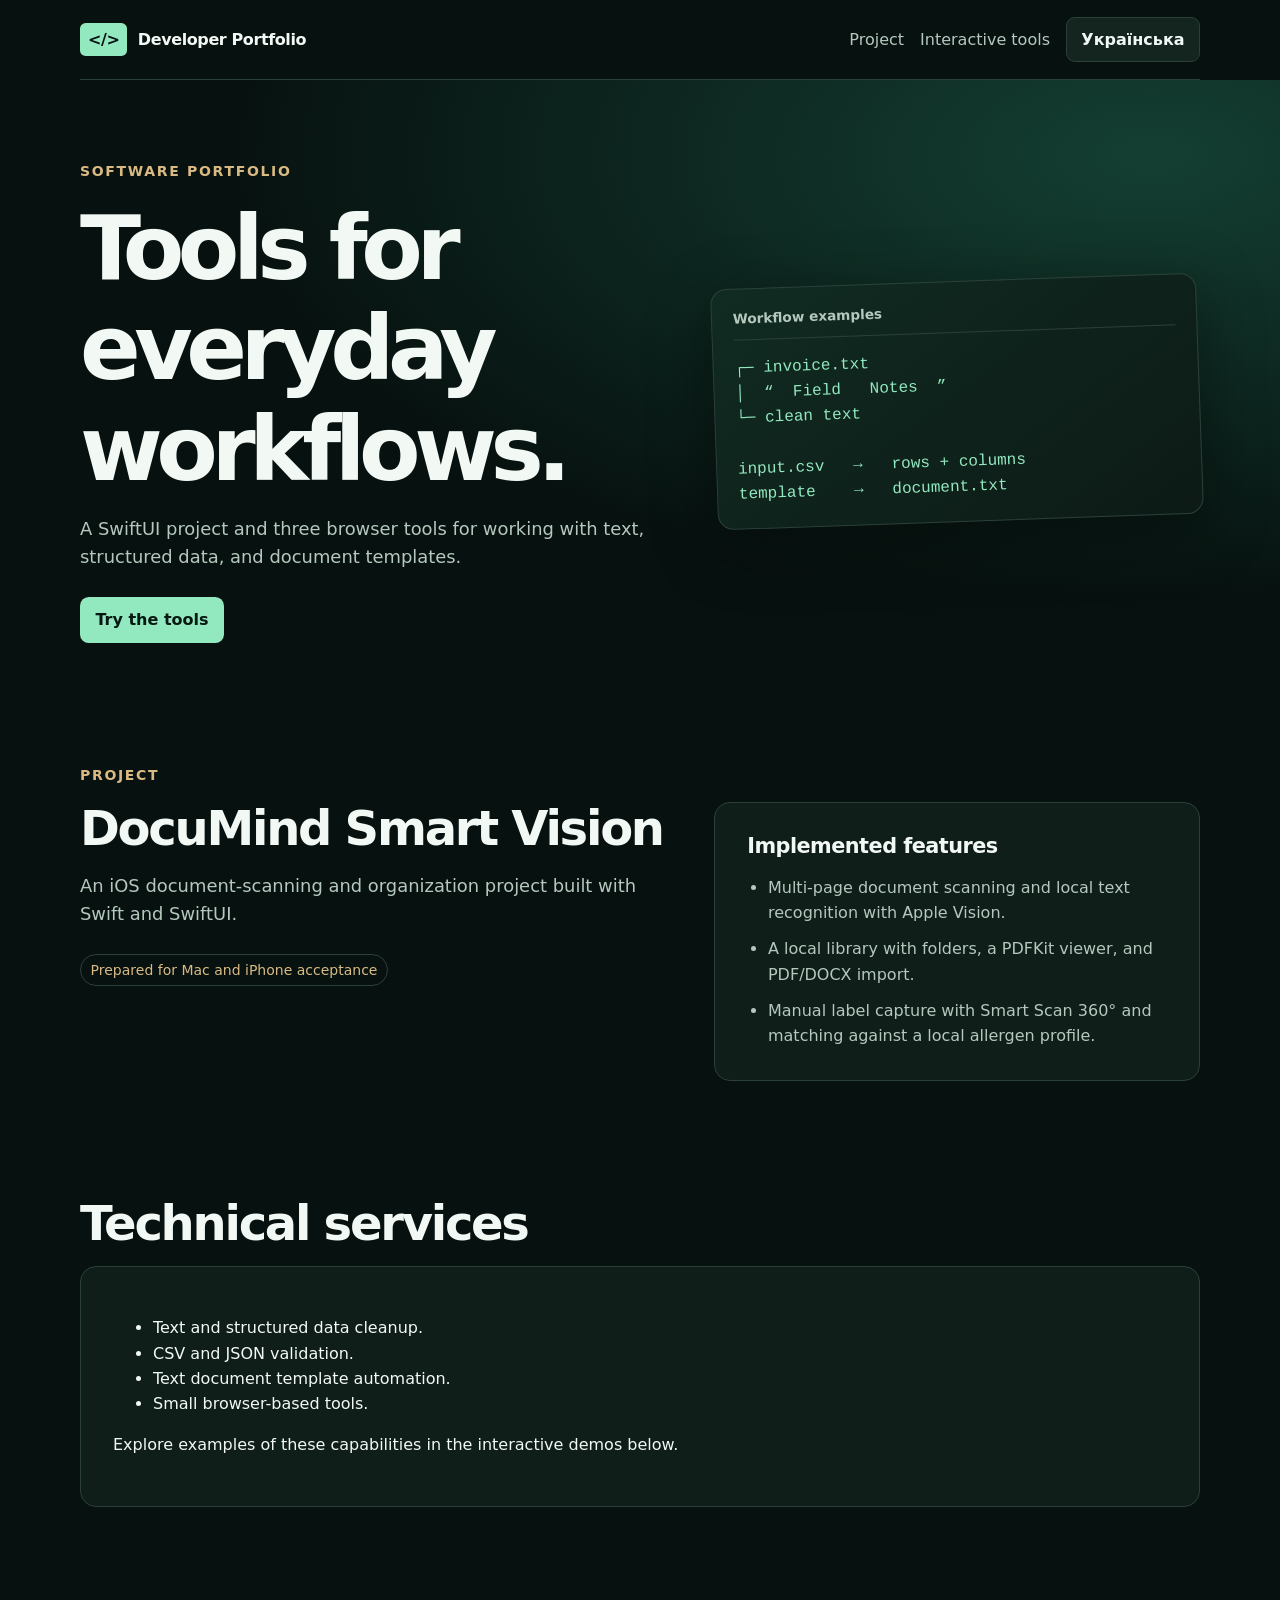
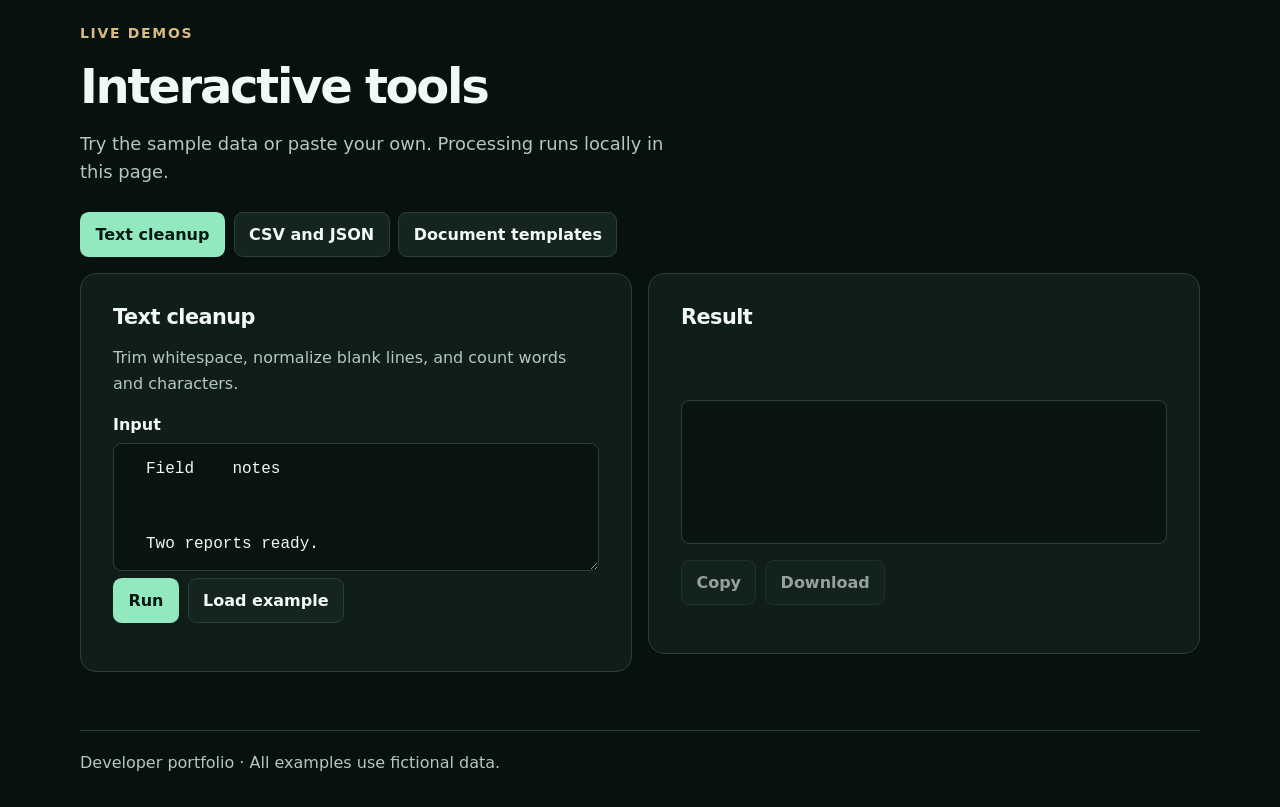
<file: index.html>
<!doctype html>
<html lang="en">
<head>
<meta charset="utf-8">
<meta name="viewport" content="width=device-width, initial-scale=1">
<meta name="description" content="A SwiftUI project and three browser tools for working with text, structured data, and document templates.">
<meta name="theme-color" content="#07110f">
<meta property="og:type" content="website">
<meta property="og:title" content="Developer Portfolio">
<meta property="og:description" content="A SwiftUI project and three browser tools for working with text, structured data, and document templates.">
<link rel="alternate" hreflang="en" href="./index.html">
<link rel="alternate" hreflang="uk" href="./uk.html">
<link rel="stylesheet" href="./style.css">
<script defer src="./logic.js"></script>
<script defer src="./app.js"></script>
<title>Developer Portfolio</title>
</head>
<body>
<a class="skip" href="#main">Skip to content</a>
<header>
<a class="brand" href="./index.html"><span class="mark" aria-hidden="true">&lt;/&gt;</span>Developer Portfolio</a>
<nav aria-label="Main navigation">
<a href="#project">Project</a><a href="#tools">Interactive tools</a>
<a class="button" href="./uk.html" hreflang="uk" lang="uk">Українська</a>
</nav>
</header>
<main id="main">
<div class="hero"><div class="inner hero-grid">
<div><p class="eyebrow">Software portfolio</p><h1>Tools for everyday workflows.</h1><p class="lead">A SwiftUI project and three browser tools for working with text, structured data, and document templates.</p>
<a class="button primary" href="#tools">Try the tools</a></div>
<div class="card hero-art" aria-hidden="true"><div class="art-title">Workflow examples</div><pre>┌─ invoice.txt
│  “  Field   Notes  ”
└─ clean text

input.csv   →   rows + columns
template    →   document.txt</pre></div>
</div></div>
<section id="project" class="inner">
<p class="eyebrow">Project</p><div class="case-grid">
<div><h2>DocuMind Smart Vision</h2><p class="lead">An iOS document-scanning and organization project built with Swift and SwiftUI.</p><span class="pill">Prepared for Mac and iPhone acceptance</span></div>
<div class="card"><h3>Implemented features</h3><ul><li>Multi-page document scanning and local text recognition with Apple Vision.</li><li>A local library with folders, a PDFKit viewer, and PDF/DOCX import.</li><li>Manual label capture with Smart Scan 360° and matching against a local allergen profile.</li></ul></div>
</div></section>
<section id="services" class="inner"><h2>Technical services</h2><div class="card"><ul><li>Text and structured data cleanup.</li><li>CSV and JSON validation.</li><li>Text document template automation.</li><li>Small browser-based tools.</li></ul><p>Explore examples of these capabilities in the interactive demos below.</p></div></section>
<section id="tools" class="inner">
<p class="eyebrow">Live demos</p><h2>Interactive tools</h2><p class="lead">Try the sample data or paste your own. Processing runs locally in this page.</p>
<div class="modes" role="group" aria-label="Interactive tools">
<button type="button" data-mode="text" aria-pressed="true">Text cleanup</button>
<button type="button" data-mode="data" aria-pressed="false">CSV and JSON</button>
<button type="button" data-mode="doc" aria-pressed="false">Document templates</button>
</div>
<div class="work-grid">
<form class="card" id="tool">
<h3 id="tool-title">Text cleanup</h3><p class="meta" id="hint"></p>
<div id="format-group" hidden><label for="format">Data format</label><select id="format"><option value="CSV">CSV — comma</option><option value="CSV_SEMI">CSV — semicolon</option><option value="TSV">TSV — tab</option><option>JSON</option></select></div>
<label id="input-label" for="input">Input</label>
<textarea id="input" maxlength="200000" spellcheck="false" aria-describedby="hint"></textarea>
<div id="values-group" hidden><label for="values">Values (JSON object)</label><textarea id="values" maxlength="200000" spellcheck="false"></textarea></div>
<div class="actions"><button class="primary" id="run">Run</button><button type="button" id="sample">Load example</button></div>
</form>
<div class="card"><h3 id="result-label">Result</h3><p class="status" id="status" role="status"></p>
<pre class="output" id="result" tabindex="0" aria-labelledby="result-label"></pre>
<div class="actions output-actions"><button type="button" id="copy" disabled>Copy</button><button type="button" id="download" disabled>Download</button></div>
</div></div>
<noscript><p>Enable JavaScript to run the interactive tools.</p></noscript>
</section></main>
<footer>Developer portfolio · All examples use fictional data.</footer>
</body></html>
</file>
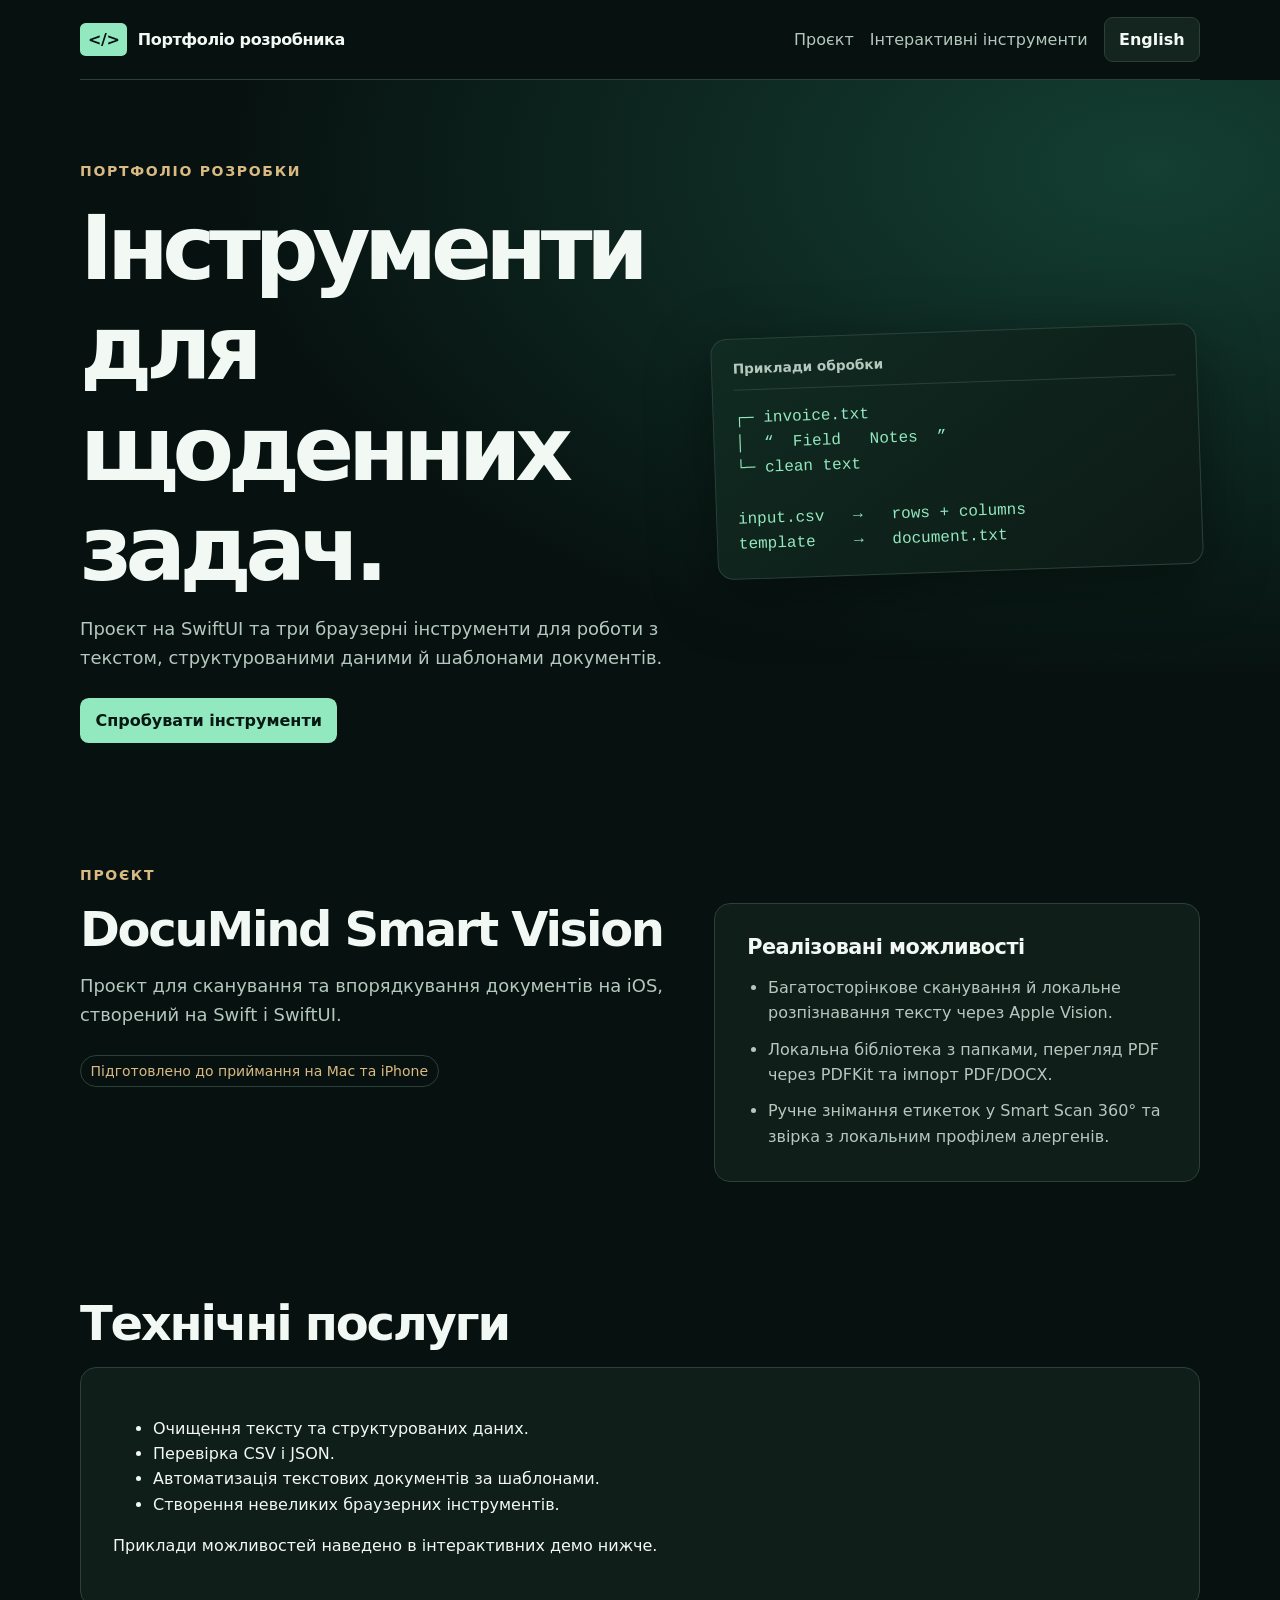
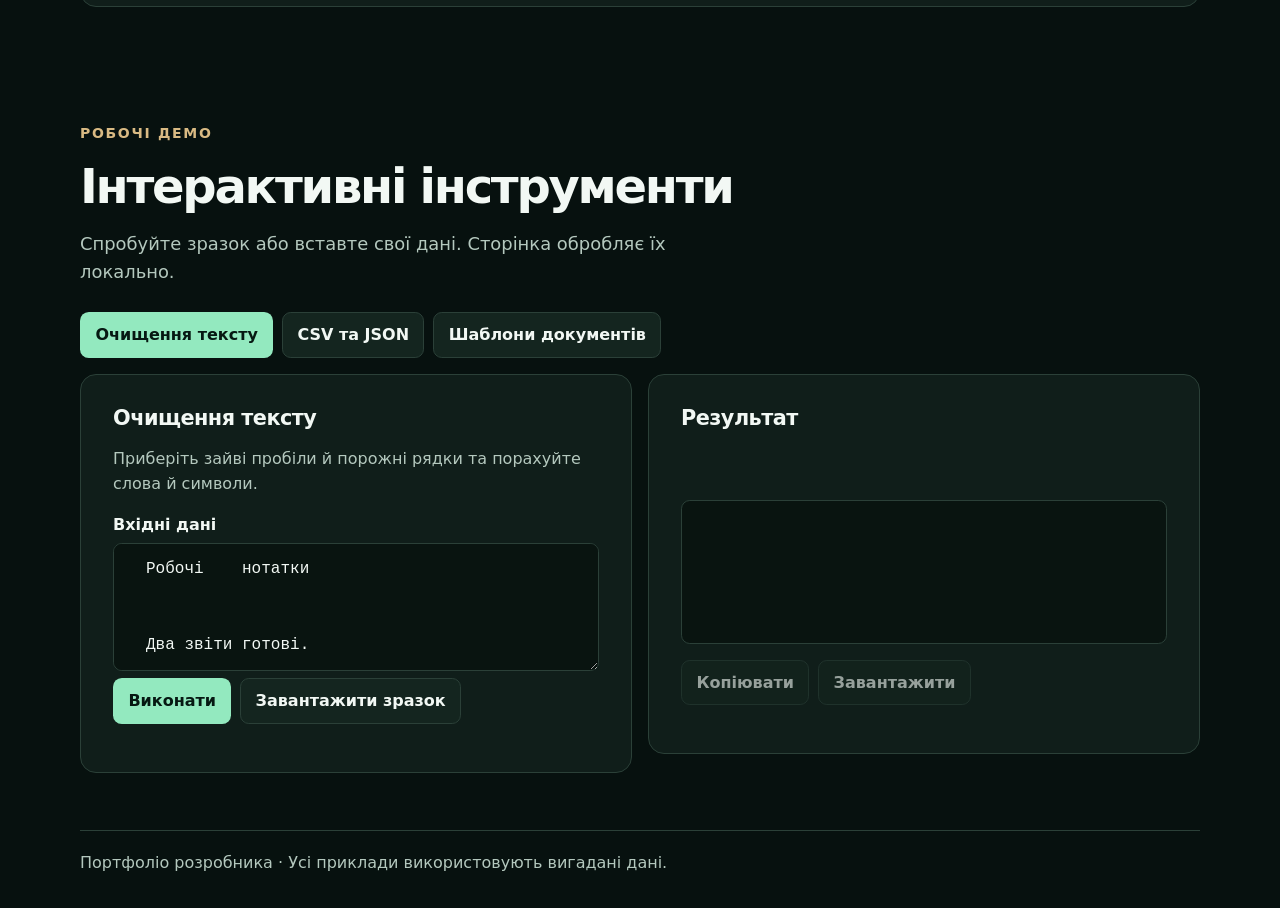
<file: uk.html>
<!doctype html>
<html lang="uk">
<head>
<meta charset="utf-8">
<meta name="viewport" content="width=device-width, initial-scale=1">
<meta name="description" content="Проєкт на SwiftUI та три браузерні інструменти для роботи з текстом, структурованими даними й шаблонами документів.">
<meta name="theme-color" content="#07110f">
<meta property="og:type" content="website">
<meta property="og:title" content="Портфоліо розробника">
<meta property="og:description" content="Проєкт на SwiftUI та три браузерні інструменти для роботи з текстом, структурованими даними й шаблонами документів.">
<link rel="alternate" hreflang="en" href="./index.html">
<link rel="alternate" hreflang="uk" href="./uk.html">
<link rel="stylesheet" href="./style.css">
<script defer src="./logic.js"></script>
<script defer src="./app.js"></script>
<title>Портфоліо розробника</title>
</head>
<body>
<a class="skip" href="#main">Перейти до вмісту</a>
<header>
<a class="brand" href="./uk.html"><span class="mark" aria-hidden="true">&lt;/&gt;</span>Портфоліо розробника</a>
<nav aria-label="Основна навігація">
<a href="#project">Проєкт</a><a href="#tools">Інтерактивні інструменти</a>
<a class="button" href="./index.html" hreflang="en" lang="en">English</a>
</nav>
</header>
<main id="main">
<div class="hero"><div class="inner hero-grid">
<div><p class="eyebrow">Портфоліо розробки</p><h1>Інструменти для щоденних задач.</h1><p class="lead">Проєкт на SwiftUI та три браузерні інструменти для роботи з текстом, структурованими даними й шаблонами документів.</p>
<a class="button primary" href="#tools">Спробувати інструменти</a></div>
<div class="card hero-art" aria-hidden="true"><div class="art-title">Приклади обробки</div><pre>┌─ invoice.txt
│  “  Field   Notes  ”
└─ clean text

input.csv   →   rows + columns
template    →   document.txt</pre></div>
</div></div>
<section id="project" class="inner">
<p class="eyebrow">Проєкт</p><div class="case-grid">
<div><h2>DocuMind Smart Vision</h2><p class="lead">Проєкт для сканування та впорядкування документів на iOS, створений на Swift і SwiftUI.</p><span class="pill">Підготовлено до приймання на Mac та iPhone</span></div>
<div class="card"><h3>Реалізовані можливості</h3><ul><li>Багатосторінкове сканування й локальне розпізнавання тексту через Apple Vision.</li><li>Локальна бібліотека з папками, перегляд PDF через PDFKit та імпорт PDF/DOCX.</li><li>Ручне знімання етикеток у Smart Scan 360° та звірка з локальним профілем алергенів.</li></ul></div>
</div></section>
<section id="services" class="inner"><h2>Технічні послуги</h2><div class="card"><ul><li>Очищення тексту та структурованих даних.</li><li>Перевірка CSV і JSON.</li><li>Автоматизація текстових документів за шаблонами.</li><li>Створення невеликих браузерних інструментів.</li></ul><p>Приклади можливостей наведено в інтерактивних демо нижче.</p></div></section>
<section id="tools" class="inner">
<p class="eyebrow">Робочі демо</p><h2>Інтерактивні інструменти</h2><p class="lead">Спробуйте зразок або вставте свої дані. Сторінка обробляє їх локально.</p>
<div class="modes" role="group" aria-label="Інтерактивні інструменти">
<button type="button" data-mode="text" aria-pressed="true">Очищення тексту</button>
<button type="button" data-mode="data" aria-pressed="false">CSV та JSON</button>
<button type="button" data-mode="doc" aria-pressed="false">Шаблони документів</button>
</div>
<div class="work-grid">
<form class="card" id="tool">
<h3 id="tool-title">Очищення тексту</h3><p class="meta" id="hint"></p>
<div id="format-group" hidden><label for="format">Формат даних</label><select id="format"><option value="CSV">CSV — кома</option><option value="CSV_SEMI">CSV — крапка з комою</option><option value="TSV">TSV — табуляція</option><option>JSON</option></select></div>
<label id="input-label" for="input">Вхідні дані</label>
<textarea id="input" maxlength="200000" spellcheck="false" aria-describedby="hint"></textarea>
<div id="values-group" hidden><label for="values">Значення (об’єкт JSON)</label><textarea id="values" maxlength="200000" spellcheck="false"></textarea></div>
<div class="actions"><button class="primary" id="run">Виконати</button><button type="button" id="sample">Завантажити зразок</button></div>
</form>
<div class="card"><h3 id="result-label">Результат</h3><p class="status" id="status" role="status"></p>
<pre class="output" id="result" tabindex="0" aria-labelledby="result-label"></pre>
<div class="actions output-actions"><button type="button" id="copy" disabled>Копіювати</button><button type="button" id="download" disabled>Завантажити</button></div>
</div></div>
<noscript><p>Увімкніть JavaScript для роботи інструментів.</p></noscript>
</section></main>
<footer>Портфоліо розробника · Усі приклади використовують вигадані дані.</footer>
</body></html>
</file>
<file: style.css>
:root{color-scheme:dark;--bg:#07110f;--panel:#101e1a;--border:#2b4038;--ink:#f2f8f4;--muted:#b4c8be;--mint:#93e9bf;--gold:#d9ba83;--width:70rem;font-family:system-ui,sans-serif}
*{box-sizing:border-box}
body{margin:0;background:var(--bg);color:var(--ink);font-size:1rem;line-height:1.58}
a{color:var(--mint);text-underline-offset:.22em}
nav a,.brand{text-decoration:none;color:var(--ink)}
header,.inner,footer{width:min(var(--width),calc(100% - 2rem));margin:auto}
header{min-height:5rem;display:flex;align-items:center;justify-content:space-between;gap:1rem;flex-wrap:wrap;padding:.8rem 0;border-bottom:1px solid var(--border)}
.brand{font-weight:750;letter-spacing:-.025em;display:flex;align-items:center;gap:.65rem}
.mark{background:var(--mint);color:var(--bg);padding:.25em .5em;border-radius:.35rem}
nav{display:flex;align-items:center;gap:1rem;flex-wrap:wrap}
nav a{color:var(--muted)}
.hero{padding:5rem 0 4rem;background:radial-gradient(ellipse at 90% 12%,#143f32 0%,transparent 58%);}
.hero-grid,.case-grid,.work-grid{display:grid;grid-template-columns:minmax(0,1.2fr) minmax(0,1fr);gap:clamp(1rem,4vw,4rem);align-items:center}
.eyebrow{color:var(--gold);font-size:.875rem;font-weight:650;letter-spacing:.12em;text-transform:uppercase}
h1,h2,h3,p{margin:0 0 1rem}h1,h2,h3{line-height:1.12}
h1{font-size:clamp(2.9rem,7vw,5.65rem);letter-spacing:-.072em;max-width:11ch}
h2{font-size:clamp(2rem,4vw,3rem);letter-spacing:-.047em}
h3{font-size:1.3rem;letter-spacing:-.025em}
.lead{max-width:38rem;color:var(--muted);font-size:1.12rem;margin-bottom:1.6rem}
.button,button,select{min-height:44px;border:1px solid var(--border);border-radius:.55rem;font:inherit;background:#14251f;color:var(--ink);padding:.56rem .9rem}
button,.button{cursor:pointer;font-weight:650}
.button{display:inline-flex;align-items:center;text-decoration:none}
.primary,button[aria-pressed=true]{background:var(--mint);color:#061812;border-color:transparent}
button:disabled{opacity:.6;cursor:default}
button:hover:not(:disabled),a:hover{filter:brightness(1.12)}
:focus-visible{outline:3px solid var(--gold);outline-offset:4px}
.skip{position:absolute;left:1rem;top:-6rem;background:var(--bg);padding:.7rem;z-index:3}
.skip:focus{top:.5rem}
.card{min-width:0;background:var(--panel);border:1px solid var(--border);border-radius:1rem;padding:clamp(1rem,3vw,2rem)}
.hero-art{background:linear-gradient(145deg,#102b22,#0d1a16);transform:rotate(-2deg);padding:1.3rem;box-shadow:0 1rem 4rem #0006}
.hero-art pre{margin:1rem 0 0;color:var(--mint);font-size:clamp(.75rem,2vw,1rem);white-space:pre-wrap}
.art-title{font:650 .85rem system-ui;color:var(--muted);border-bottom:1px solid var(--border);padding-bottom:.8rem}
.pill{border:1px solid var(--border);border-radius:99px;padding:.25rem .6rem;color:var(--gold);display:inline-block;font-size:.875rem}
section{padding:3.6rem 0}
.case-grid{align-items:start}
.case-grid ul{margin:0;padding-inline-start:1.3rem;color:var(--muted)}
.case-grid li+li{margin-top:.7rem}
.modes,.actions{display:flex;flex-wrap:wrap;gap:.55rem;margin:0 0 1rem}
.work-grid{grid-template-columns:repeat(2,minmax(0,1fr));gap:1rem;align-items:start}
label{display:block;font-weight:650;margin:.75rem 0 .35rem}
textarea,pre.output{width:100%;font:inherit;border:1px solid var(--border);border-radius:.55rem;padding:.8rem;color:var(--ink);background:#091410}
textarea{font-family:ui-monospace,monospace;resize:vertical;min-height:8rem}
select{max-width:100%}
pre.output{min-height:9rem;max-height:25rem;overflow:auto;white-space:pre-wrap;overflow-wrap:anywhere;margin:0}
.meta,.status,footer{color:var(--muted)}
.status{min-height:2.7rem;margin:.7rem 0}
.output-actions{margin-top:1rem}
footer{border-top:1px solid var(--border);padding:1.2rem 0 2rem}
[hidden]{display:none!important}
@media(max-width:700px){.hero-grid,.case-grid,.work-grid{grid-template-columns:1fr}.hero{padding:3rem 0}.hero-art{transform:none}section{padding:2.3rem 0}header{gap:.4rem}}
</file>
